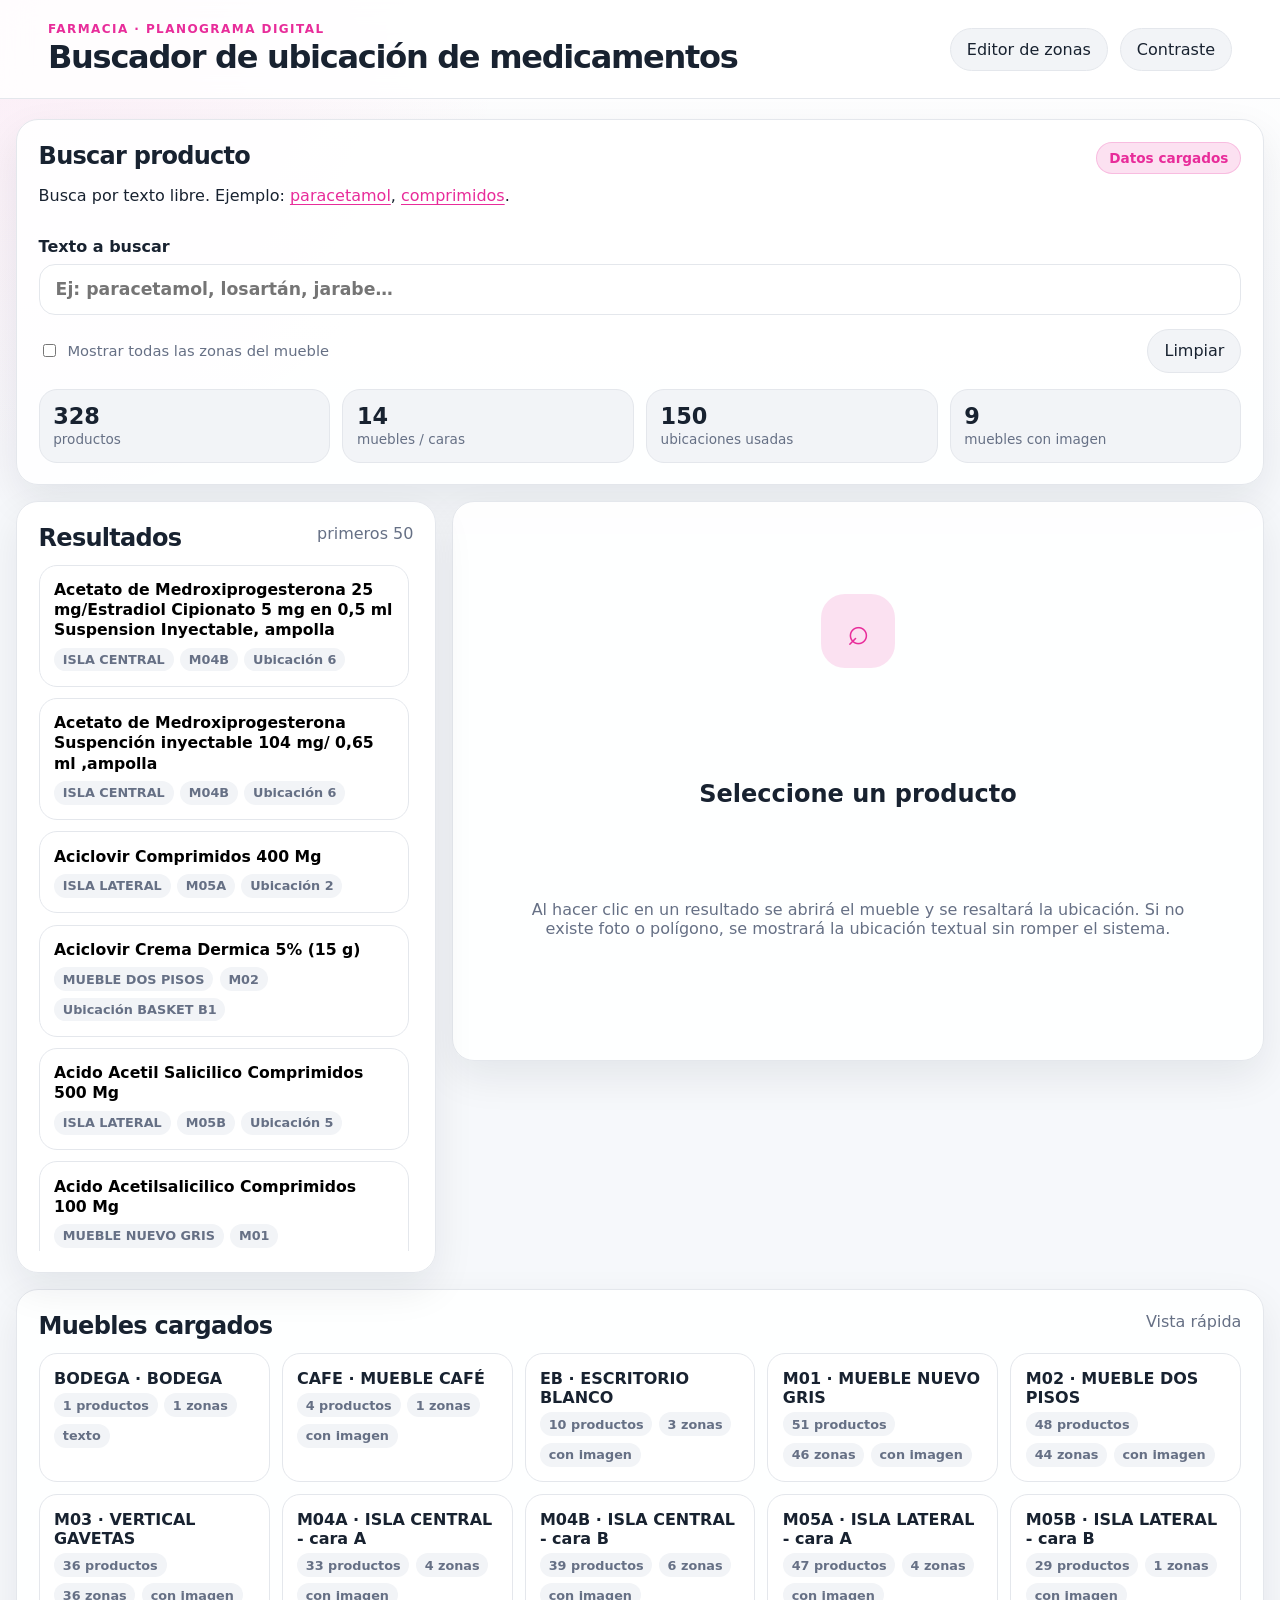
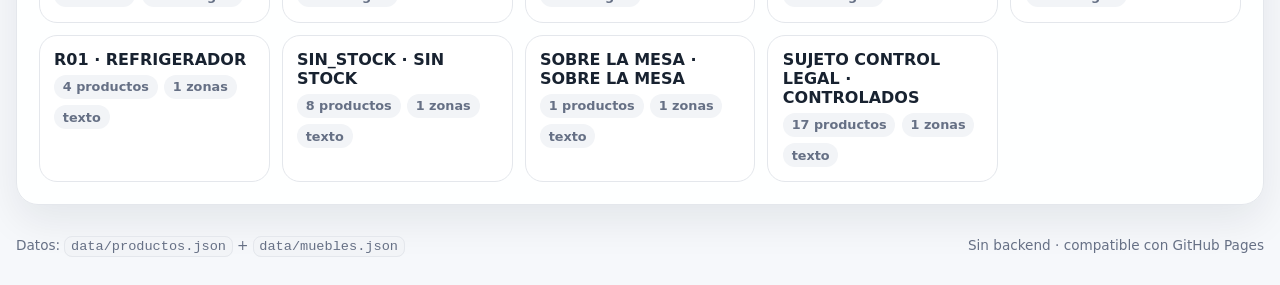
<file: index.html>
<!doctype html>
<html lang="es">
<head>
  <meta charset="utf-8" />
  <meta name="viewport" content="width=device-width, initial-scale=1" />
  <title>Planograma Farmacia</title>
  <link rel="stylesheet" href="styles.css" />
</head>
<body>
  <header class="topbar">
    <div>
      <p class="eyebrow">Farmacia · Planograma digital</p>
      <h1>Buscador de ubicación de medicamentos</h1>
    </div>
    <nav class="topnav">
      <a href="admin.html">Editor de zonas</a>
      <button id="themeButton" class="ghost-button" type="button">Contraste</button>
    </nav>
  </header>

  <main class="shell">
    <section class="card search-card">
      <div class="search-head">
        <div>
          <h2>Buscar producto</h2>
          <p>Busca por texto libre. Ejemplo: <button class="inline-link" data-query="paracetamol" type="button">paracetamol</button>, <button class="inline-link" data-query="comprimidos" type="button">comprimidos</button>.</p>
        </div>
        <div id="statusBadge" class="badge">Cargando…</div>
      </div>

      <label class="search-box">
        <span>Texto a buscar</span>
        <input id="searchInput" autocomplete="off" placeholder="Ej: paracetamol, losartán, jarabe…" />
      </label>

      <div class="toolbar">
        <label class="check">
          <input id="showAllZones" type="checkbox" />
          <span>Mostrar todas las zonas del mueble</span>
        </label>
        <button id="clearButton" class="ghost-button" type="button">Limpiar</button>
      </div>

      <div id="stats" class="stats-grid" aria-live="polite"></div>
    </section>

    <section class="layout">
      <aside class="card results-card">
        <div class="section-title">
          <h2>Resultados</h2>
          <span id="resultCount" class="muted">0</span>
        </div>
        <div id="results" class="results"></div>
      </aside>

      <section class="card viewer-card">
        <div id="viewerEmpty" class="empty-state">
          <div class="empty-icon">⌕</div>
          <h2>Seleccione un producto</h2>
          <p>Al hacer clic en un resultado se abrirá el mueble y se resaltará la ubicación. Si no existe foto o polígono, se mostrará la ubicación textual sin romper el sistema.</p>
        </div>

        <div id="viewer" class="viewer hidden">
          <div class="viewer-header">
            <div>
              <p id="viewerKicker" class="eyebrow"></p>
              <h2 id="viewerTitle"></h2>
              <p id="viewerSubtitle" class="muted"></p>
            </div>
            <span id="viewerTag" class="zone-tag"></span>
          </div>

          <div id="imagePanel" class="image-panel hidden">
            <div class="planogram-stage">
              <img id="muebleImage" alt="Imagen del mueble seleccionado" />
              <svg id="zoneOverlay" class="zone-overlay" viewBox="0 0 1 1" preserveAspectRatio="none" aria-hidden="true"></svg>
            </div>
            <p id="imageNote" class="helper"></p>
          </div>

          <div id="fallbackPanel" class="fallback-panel hidden"></div>

          <div class="section-title compact">
            <h3>Productos en esta misma ubicación</h3>
            <span id="sameLocationCount" class="muted"></span>
          </div>
          <div id="sameLocationList" class="same-location"></div>
        </div>
      </section>
    </section>

    <section class="card muebles-card">
      <div class="section-title">
        <h2>Muebles cargados</h2>
        <span class="muted">Vista rápida</span>
      </div>
      <div id="muebleList" class="mueble-list"></div>
    </section>
  </main>

  <footer class="footer">
    <span>Datos: <code>data/productos.json</code> + <code>data/muebles.json</code></span>
    <span>Sin backend · compatible con GitHub Pages</span>
  </footer>

  <script src="app.js"></script>
</body>
</html>
</file>
<file: styles.css>
:root {
  --bg: #f6f8fb;
  --card: #ffffff;
  --text: #182230;
  --muted: #667085;
  --line: #e4e7ec;
  --soft: #f2f4f7;
  --highlight: #E82C9A;
  --highlight-soft: rgba(232, 44, 154, 0.14);
  --danger: #b42318;
  --ok: #067647;
  --shadow: 0 16px 40px rgba(16, 24, 40, 0.08);
  --radius: 22px;
}

* {
  box-sizing: border-box;
}

body {
  margin: 0;
  min-height: 100vh;
  font-family: system-ui, -apple-system, BlinkMacSystemFont, "Segoe UI", sans-serif;
  color: var(--text);
  background:
    radial-gradient(circle at top left, rgba(232, 44, 154, 0.08), transparent 32rem),
    linear-gradient(180deg, #ffffff 0%, var(--bg) 28rem);
}

body.high-contrast {
  --bg: #eef2f6;
  --text: #0b1220;
  --muted: #344054;
  --line: #98a2b3;
  --highlight: #C8007A;
}

button, input, select, textarea {
  font: inherit;
}

.topbar {
  display: flex;
  align-items: center;
  justify-content: space-between;
  gap: 1.5rem;
  padding: 1.4rem clamp(1rem, 4vw, 3rem);
  border-bottom: 1px solid var(--line);
  background: rgba(255,255,255,0.82);
  backdrop-filter: blur(14px);
  position: sticky;
  top: 0;
  z-index: 20;
}

.topbar h1 {
  margin: .1rem 0 0;
  font-size: clamp(1.35rem, 3vw, 2rem);
  letter-spacing: -0.04em;
}

.topnav {
  display: flex;
  align-items: center;
  gap: .75rem;
}

.topnav a, .ghost-button, .primary-button, .danger-button, .inline-link {
  border: 0;
  border-radius: 999px;
  text-decoration: none;
  cursor: pointer;
  white-space: nowrap;
}

.topnav a, .ghost-button {
  color: var(--text);
  background: var(--soft);
  padding: .7rem 1rem;
  border: 1px solid var(--line);
}

.primary-button {
  color: #fff;
  background: var(--highlight);
  padding: .75rem 1.05rem;
  box-shadow: 0 10px 24px var(--highlight-soft);
}

.danger-button {
  color: var(--danger);
  background: #fff1f0;
  padding: .7rem 1rem;
  border: 1px solid #fecdca;
}

.inline-link {
  color: var(--highlight);
  background: transparent;
  padding: 0;
  text-decoration: underline;
  text-underline-offset: 3px;
}

.shell {
  width: min(1500px, calc(100% - 2rem));
  margin: 1.25rem auto 2rem;
}

.card {
  background: rgba(255,255,255,0.94);
  border: 1px solid var(--line);
  border-radius: var(--radius);
  box-shadow: var(--shadow);
  padding: clamp(1rem, 2vw, 1.35rem);
}

.search-card {
  margin-bottom: 1rem;
}

.search-head, .section-title, .viewer-header {
  display: flex;
  align-items: flex-start;
  justify-content: space-between;
  gap: 1rem;
}

.section-title h2, .section-title h3, .search-head h2, .viewer-header h2 {
  margin: 0;
  letter-spacing: -0.03em;
}

.section-title.compact {
  margin-top: 1.1rem;
  align-items: center;
}

.section-title.compact h3 {
  font-size: 1rem;
}

.eyebrow {
  margin: 0;
  text-transform: uppercase;
  letter-spacing: .12em;
  color: var(--highlight);
  font-size: .75rem;
  font-weight: 750;
}

.muted, .helper {
  color: var(--muted);
}

.helper {
  margin: .75rem 0 0;
  font-size: .9rem;
}

.badge, .zone-tag {
  border-radius: 999px;
  background: var(--highlight-soft);
  color: var(--highlight);
  border: 1px solid rgba(232, 44, 154, 0.20);
  padding: .45rem .75rem;
  font-weight: 700;
  font-size: .85rem;
}

.search-box {
  display: grid;
  gap: .5rem;
  margin-top: 1rem;
  font-weight: 700;
}

.search-box input, .field input, .field select, .field textarea {
  width: 100%;
  border: 1px solid var(--line);
  border-radius: 16px;
  padding: .9rem 1rem;
  background: #fff;
  color: var(--text);
  outline: none;
}

.search-box input {
  font-size: 1.08rem;
}

.search-box input:focus, .field input:focus, .field select:focus, .field textarea:focus {
  border-color: var(--highlight);
  box-shadow: 0 0 0 4px var(--highlight-soft);
}

.toolbar {
  display: flex;
  align-items: center;
  justify-content: space-between;
  gap: .75rem;
  margin-top: .9rem;
  flex-wrap: wrap;
}

.check {
  display: inline-flex;
  align-items: center;
  gap: .55rem;
  color: var(--muted);
  font-size: .92rem;
}

.stats-grid {
  display: grid;
  grid-template-columns: repeat(4, minmax(0, 1fr));
  gap: .75rem;
  margin-top: 1rem;
}

.stat {
  border: 1px solid var(--line);
  background: var(--soft);
  border-radius: 18px;
  padding: .85rem;
}

.stat strong {
  display: block;
  font-size: 1.4rem;
}

.stat span {
  color: var(--muted);
  font-size: .85rem;
}

.layout {
  display: grid;
  grid-template-columns: minmax(310px, 420px) minmax(0, 1fr);
  gap: 1rem;
  align-items: start;
}

.results-card {
  position: sticky;
  top: 6.4rem;
  max-height: calc(100vh - 8rem);
  overflow: hidden;
  display: flex;
  flex-direction: column;
}

.results {
  display: grid;
  gap: .7rem;
  margin-top: .8rem;
  overflow: auto;
  padding-right: .25rem;
}

.result-item {
  text-align: left;
  border: 1px solid var(--line);
  background: #fff;
  border-radius: 18px;
  padding: .9rem;
  cursor: pointer;
  transition: .16s ease;
}

.result-item:hover, .result-item.active {
  border-color: var(--highlight);
  box-shadow: 0 0 0 4px var(--highlight-soft);
  transform: translateY(-1px);
}

.result-item h3 {
  margin: 0 0 .45rem;
  font-size: .98rem;
  line-height: 1.28;
}

.result-meta {
  display: flex;
  flex-wrap: wrap;
  gap: .4rem;
}

.pill {
  border-radius: 999px;
  background: var(--soft);
  color: var(--muted);
  padding: .28rem .55rem;
  font-size: .8rem;
  font-weight: 650;
}

.viewer-card {
  min-height: 560px;
}

.hidden {
  display: none !important;
}

.empty-state {
  min-height: 500px;
  display: grid;
  place-items: center;
  text-align: center;
  color: var(--muted);
  padding: 2rem;
}

.empty-state h2 {
  margin-bottom: 0;
  color: var(--text);
}

.empty-icon {
  width: 74px;
  height: 74px;
  display: grid;
  place-items: center;
  border-radius: 24px;
  background: var(--highlight-soft);
  color: var(--highlight);
  font-size: 2.4rem;
  margin: 0 auto 1rem;
}

.image-panel {
  margin-top: 1rem;
}

.planogram-stage {
  position: relative;
  width: 100%;
  overflow: hidden;
  border: 1px solid var(--line);
  border-radius: 20px;
  background: #eef2f6;
}

.planogram-stage img {
  display: block;
  width: 100%;
  height: auto;
}

.zone-overlay {
  position: absolute;
  inset: 0;
  width: 100%;
  height: 100%;
}

.zone-poly {
  vector-effect: non-scaling-stroke;
  fill: transparent;
  stroke: rgba(16, 24, 40, 0.28);
  stroke-width: .004;
  stroke-dasharray: .014 .01;
}

.zone-poly.selected {
  fill: var(--highlight);
  fill-opacity: .36;
  stroke: var(--highlight);
  stroke-width: .007;
  stroke-dasharray: none;
  filter: drop-shadow(0 0 0.012rem rgba(0,0,0,.3));
}

.zone-label {
  font-size: .045px;
  paint-order: stroke;
  stroke: white;
  stroke-width: .012px;
  fill: #111827;
  font-weight: 800;
  text-anchor: middle;
  dominant-baseline: central;
}

.fallback-panel {
  margin-top: 1rem;
  border: 1px dashed var(--highlight);
  background: var(--highlight-soft);
  border-radius: 20px;
  padding: 1rem;
}

.fallback-panel strong {
  display: block;
  margin-bottom: .3rem;
}

.same-location {
  display: grid;
  gap: .5rem;
  margin-top: .7rem;
}

.same-product {
  border: 1px solid var(--line);
  border-radius: 14px;
  padding: .7rem;
  background: var(--soft);
  font-size: .92rem;
}

.muebles-card {
  margin-top: 1rem;
}

.mueble-list {
  display: grid;
  grid-template-columns: repeat(auto-fit, minmax(220px, 1fr));
  gap: .75rem;
  margin-top: .85rem;
}

.mueble-mini {
  border: 1px solid var(--line);
  border-radius: 18px;
  padding: .9rem;
  background: #fff;
}

.mueble-mini strong {
  display: block;
  margin-bottom: .35rem;
}

.footer {
  width: min(1500px, calc(100% - 2rem));
  margin: 0 auto 2rem;
  display: flex;
  justify-content: space-between;
  gap: 1rem;
  color: var(--muted);
  font-size: .85rem;
  flex-wrap: wrap;
}

code {
  background: var(--soft);
  border: 1px solid var(--line);
  padding: .1rem .35rem;
  border-radius: 8px;
}

/* Admin */
.admin-grid {
  display: grid;
  grid-template-columns: 360px minmax(0, 1fr);
  gap: 1rem;
  align-items: start;
}

.controls {
  display: grid;
  gap: .85rem;
}

.field {
  display: grid;
  gap: .4rem;
  font-weight: 700;
}

.field small {
  color: var(--muted);
  font-weight: 500;
}

.button-row {
  display: flex;
  flex-wrap: wrap;
  gap: .55rem;
}

.admin-stage {
  position: relative;
  min-height: 520px;
  border-radius: 20px;
  border: 1px solid var(--line);
  background:
    linear-gradient(45deg, rgba(102,112,133,.08) 25%, transparent 25%),
    linear-gradient(-45deg, rgba(102,112,133,.08) 25%, transparent 25%),
    linear-gradient(45deg, transparent 75%, rgba(102,112,133,.08) 75%),
    linear-gradient(-45deg, transparent 75%, rgba(102,112,133,.08) 75%);
  background-size: 22px 22px;
  background-position: 0 0, 0 11px, 11px -11px, -11px 0px;
  overflow: hidden;
  display: grid;
  place-items: center;
}

.admin-stage img {
  display: block;
  max-width: 100%;
  max-height: 78vh;
}

.admin-overlay {
  position: absolute;
  inset: 0;
  width: 100%;
  height: 100%;
}

.vertex {
  fill: #fff;
  stroke: var(--highlight);
  stroke-width: .008;
  cursor: grab;
  vector-effect: non-scaling-stroke;
}

.vertex:hover {
  fill: var(--highlight);
}

.draft-line {
  stroke: var(--highlight);
  stroke-width: .006;
  fill: rgba(232, 44, 154, 0.12);
  vector-effect: non-scaling-stroke;
}

.validation-list {
  display: grid;
  gap: .6rem;
  margin-top: .8rem;
  max-height: 260px;
  overflow: auto;
}

.validation-item {
  border: 1px solid var(--line);
  border-radius: 14px;
  padding: .7rem;
  background: var(--soft);
  font-size: .9rem;
}

.toast {
  position: fixed;
  right: 1rem;
  bottom: 1rem;
  background: #101828;
  color: white;
  padding: .9rem 1rem;
  border-radius: 16px;
  box-shadow: var(--shadow);
  z-index: 50;
  max-width: min(420px, calc(100vw - 2rem));
}

@media (max-width: 980px) {
  .topbar, .search-head, .viewer-header {
    flex-direction: column;
    align-items: stretch;
  }

  .topnav {
    width: 100%;
  }

  .topnav a, .topnav button {
    flex: 1;
    text-align: center;
  }

  .stats-grid {
    grid-template-columns: repeat(2, minmax(0, 1fr));
  }

  .layout, .admin-grid {
    grid-template-columns: 1fr;
  }

  .results-card {
    position: static;
    max-height: none;
  }
}

@media (max-width: 560px) {
  .shell {
    width: min(100% - 1rem, 1500px);
  }

  .card {
    border-radius: 18px;
  }

  .stats-grid {
    grid-template-columns: 1fr;
  }

  .footer {
    width: min(100% - 1rem, 1500px);
  }
}
</file>
